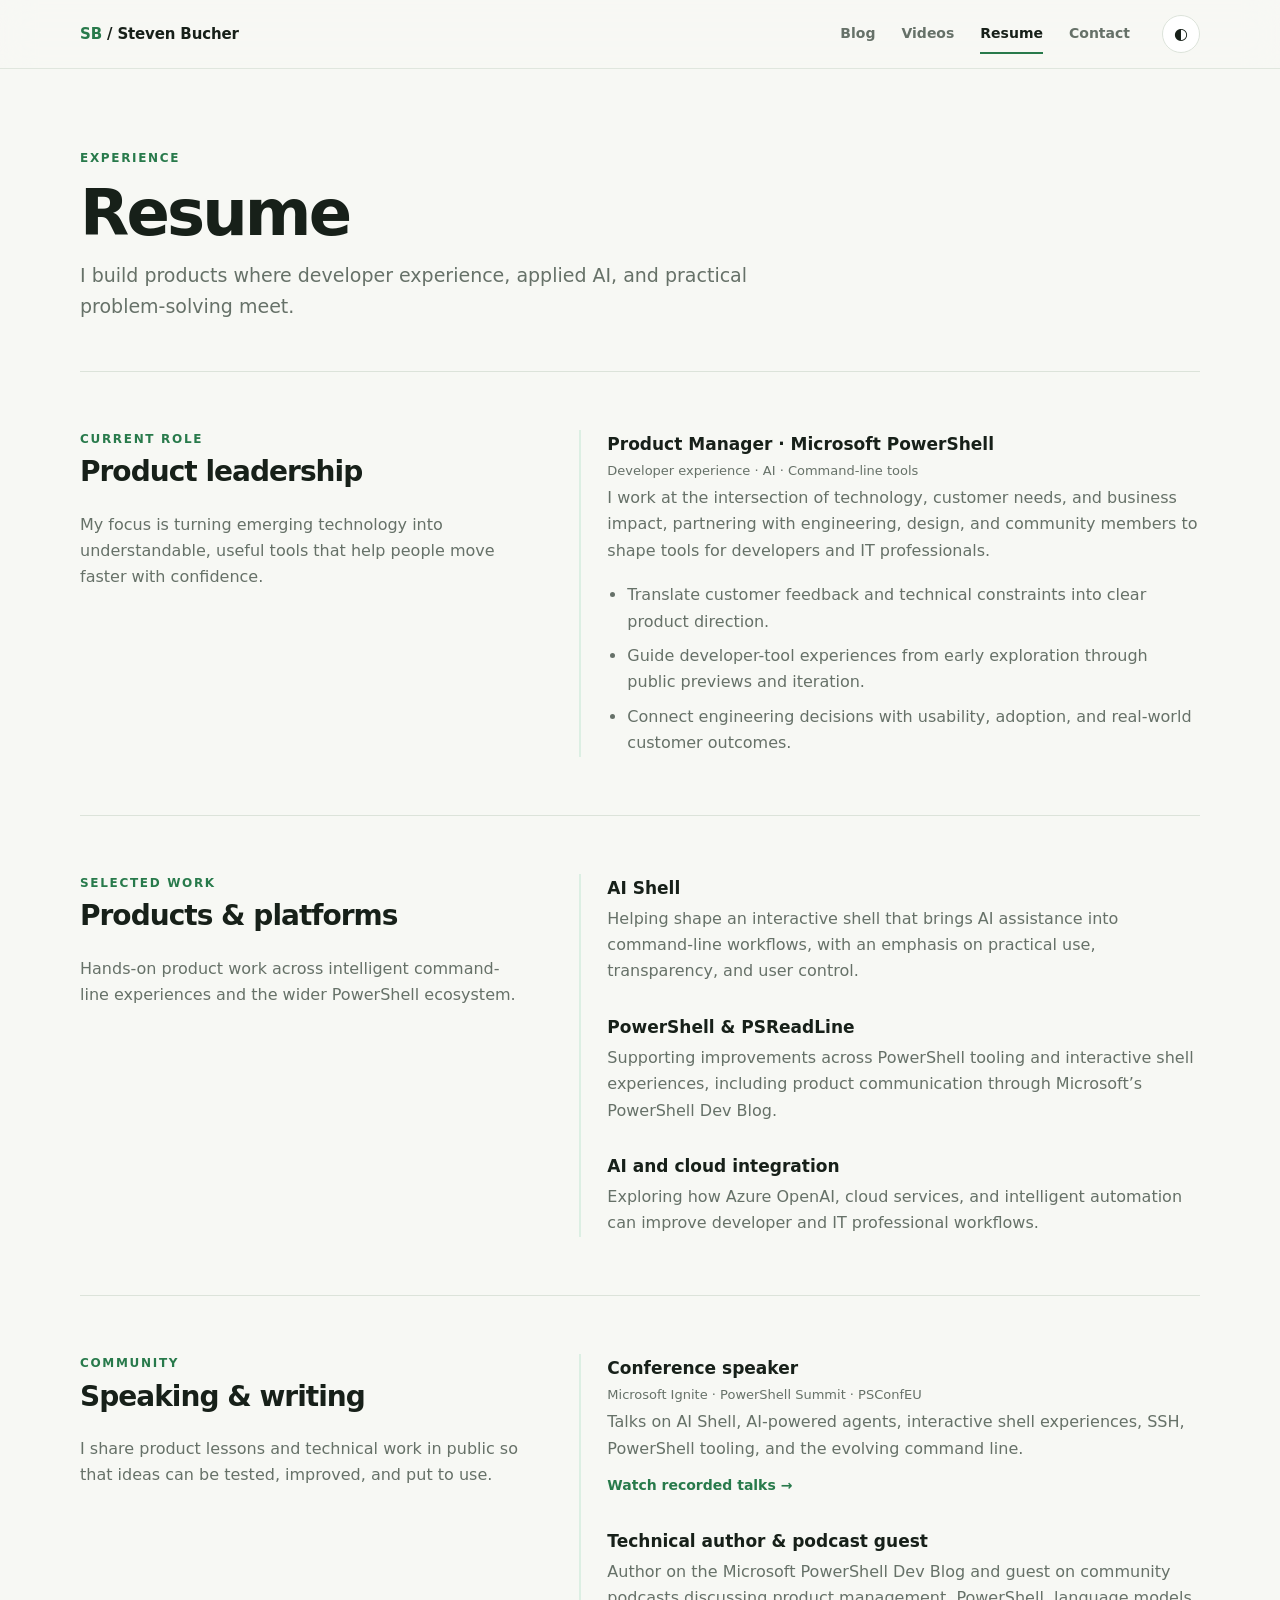
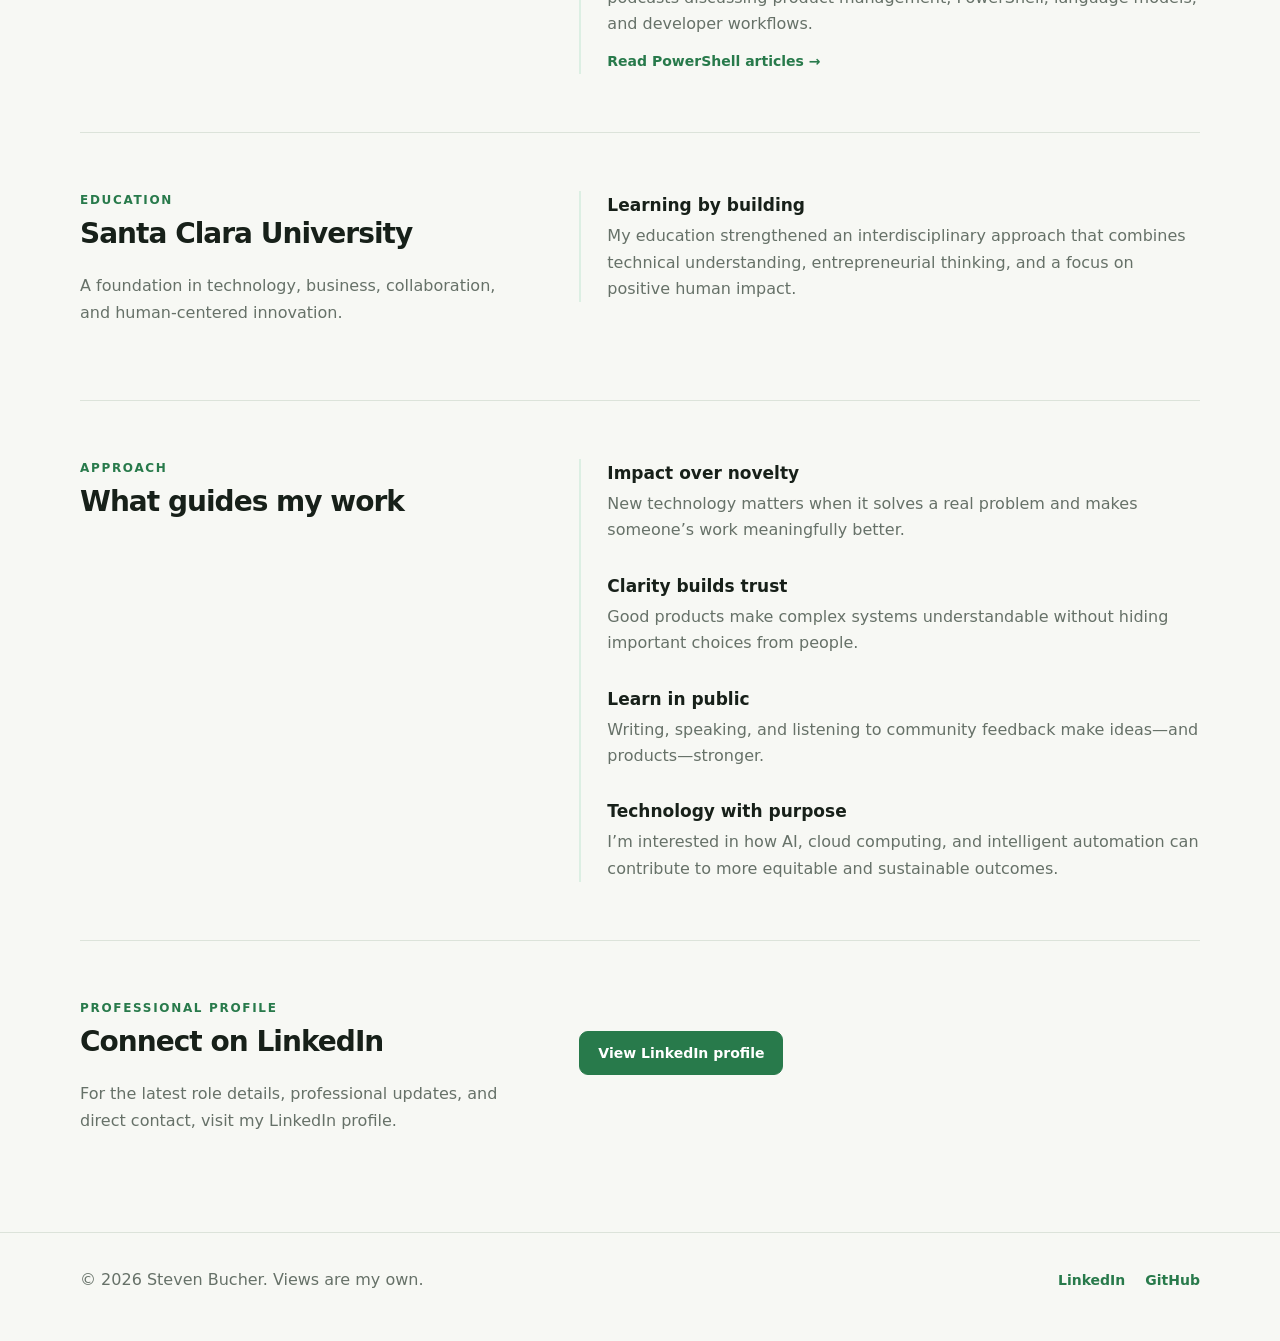
<file: about.html>
<!doctype html>
<html lang="en">
<head>
  <meta charset="utf-8">
  <meta http-equiv="refresh" content="0; url=resume.html">
  <link rel="canonical" href="resume.html">
  <title>Resume — Steven Bucher</title>
</head>
<body>
  <p><a href="resume.html">View resume</a></p>
</body>
</html>
</file>
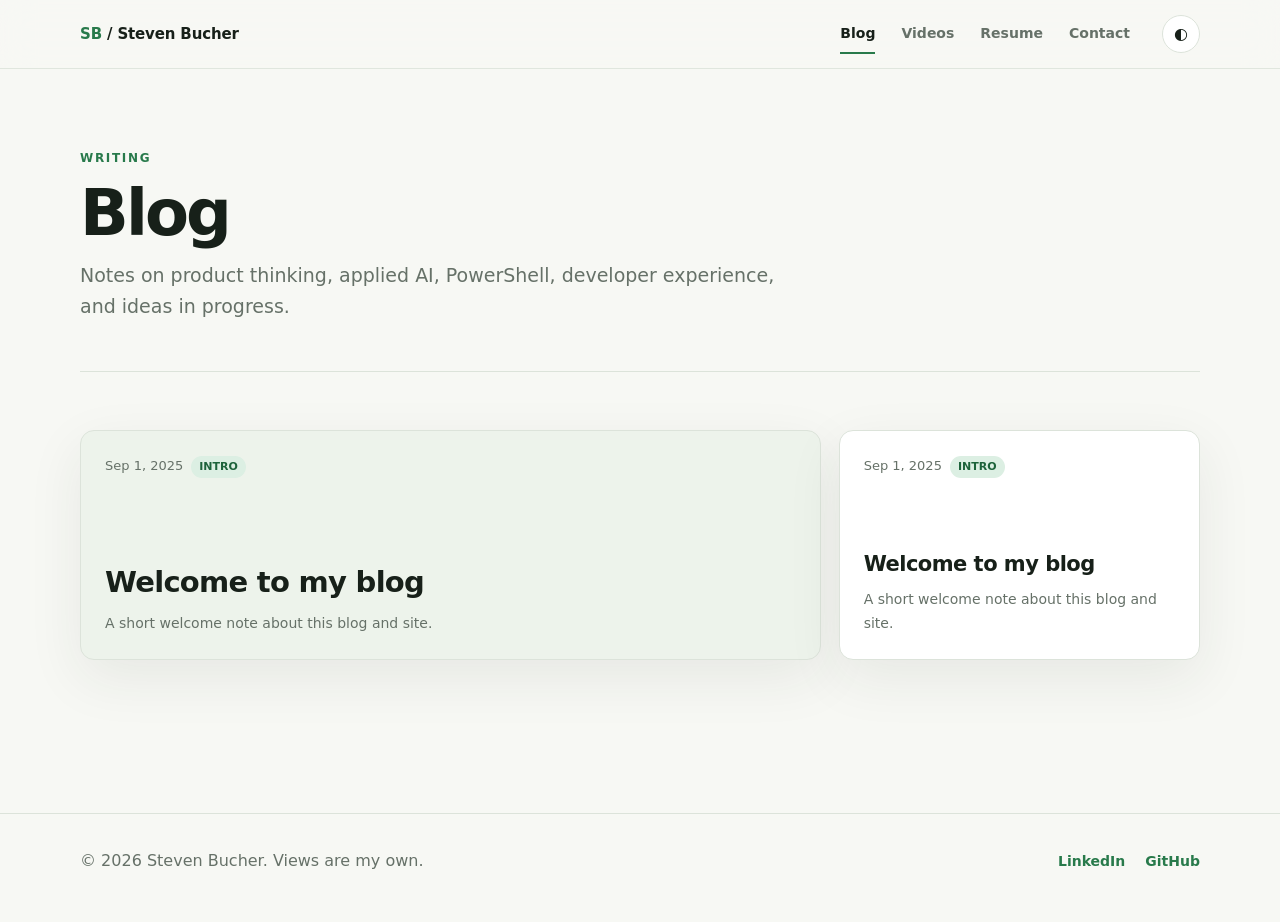
<file: blog.html>
<!doctype html>
<html lang="en">
<head>
  <meta charset="utf-8" />
  <meta name="viewport" content="width=device-width,initial-scale=1" />
  <meta name="description" content="Writing from Steven Bucher on product, AI, PowerShell, and developer tools.">
  <title>Blog — Steven Bucher</title>
  <link rel="stylesheet" href="styles.css" />
</head>
<body>
  <script src="site.js"></script>
  <main class="site-main" id="main-content">
    <section class="section page-intro">
      <div class="eyebrow">Writing</div>
      <h1>Blog</h1>
      <p>Notes on product thinking, applied AI, PowerShell, developer experience, and ideas in progress.</p>
    </section>
    <section class="section">
      <div id="postsList" class="posts-grid"></div>
    </section>
  </main>
  <script src="blog.js"></script>
</body>
</html>
</file>
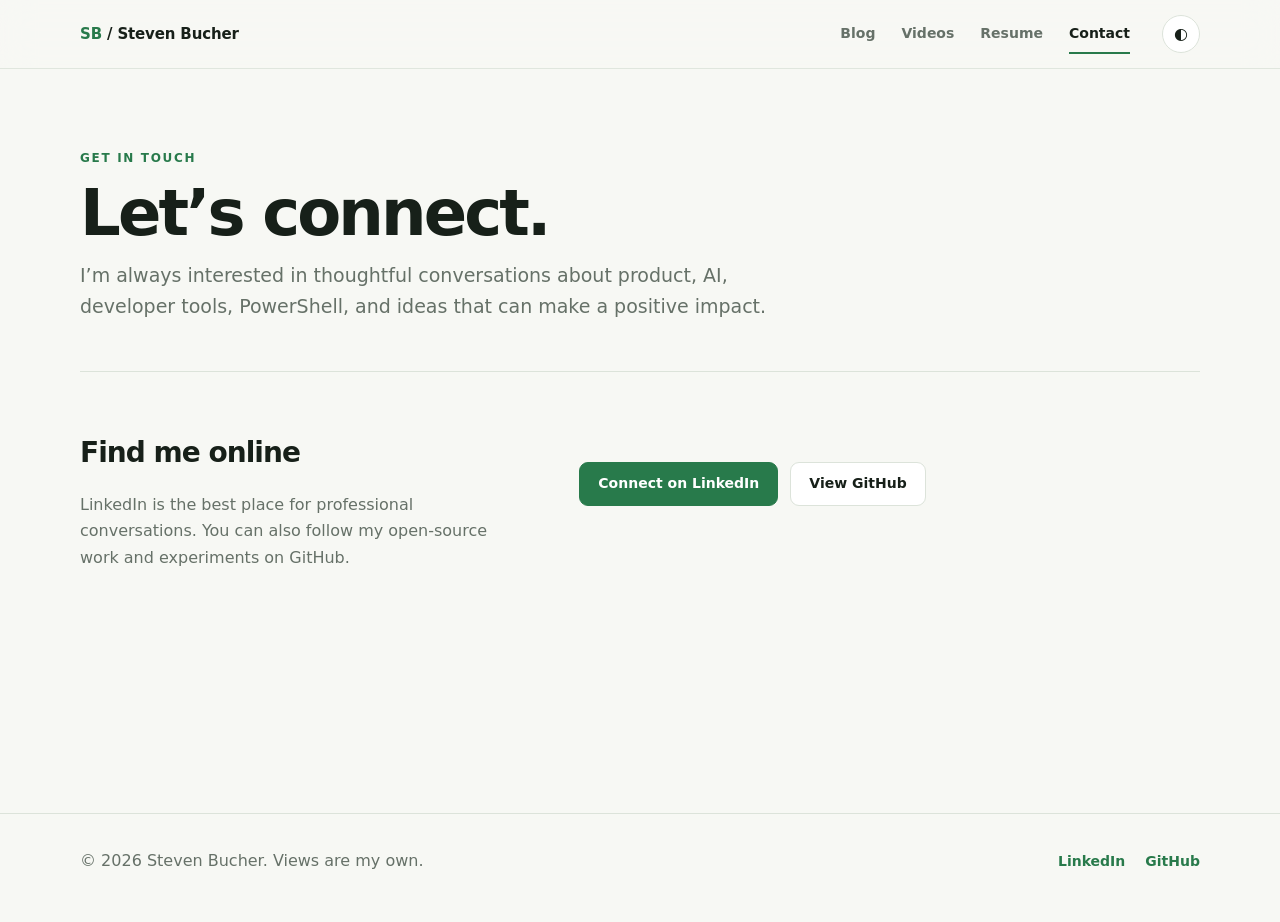
<file: contact.html>
<!doctype html>
<html lang="en">
<head>
  <meta charset="utf-8">
  <meta name="viewport" content="width=device-width,initial-scale=1">
  <meta name="description" content="Connect with Steven Bucher.">
  <title>Contact — Steven Bucher</title>
  <link rel="stylesheet" href="styles.css">
</head>
<body>
  <script src="site.js"></script>
  <main class="site-main" id="main-content">
    <section class="section page-intro">
      <div class="eyebrow">Get in touch</div>
      <h1>Let’s connect.</h1>
      <p>I’m always interested in thoughtful conversations about product, AI, developer tools, PowerShell, and ideas that can make a positive impact.</p>
    </section>

    <section class="section contact-layout">
      <div>
        <h2>Find me online</h2>
        <p>LinkedIn is the best place for professional conversations. You can also follow my open-source work and experiments on GitHub.</p>
      </div>
      <div class="contact-links">
        <a class="btn" href="https://www.linkedin.com/in/stevenabucher/" target="_blank" rel="noopener">Connect on LinkedIn</a>
        <a class="btn secondary" href="https://github.com/StevenBucher98" target="_blank" rel="noopener">View GitHub</a>
      </div>
    </section>
  </main>
</body>
</html>
</file>
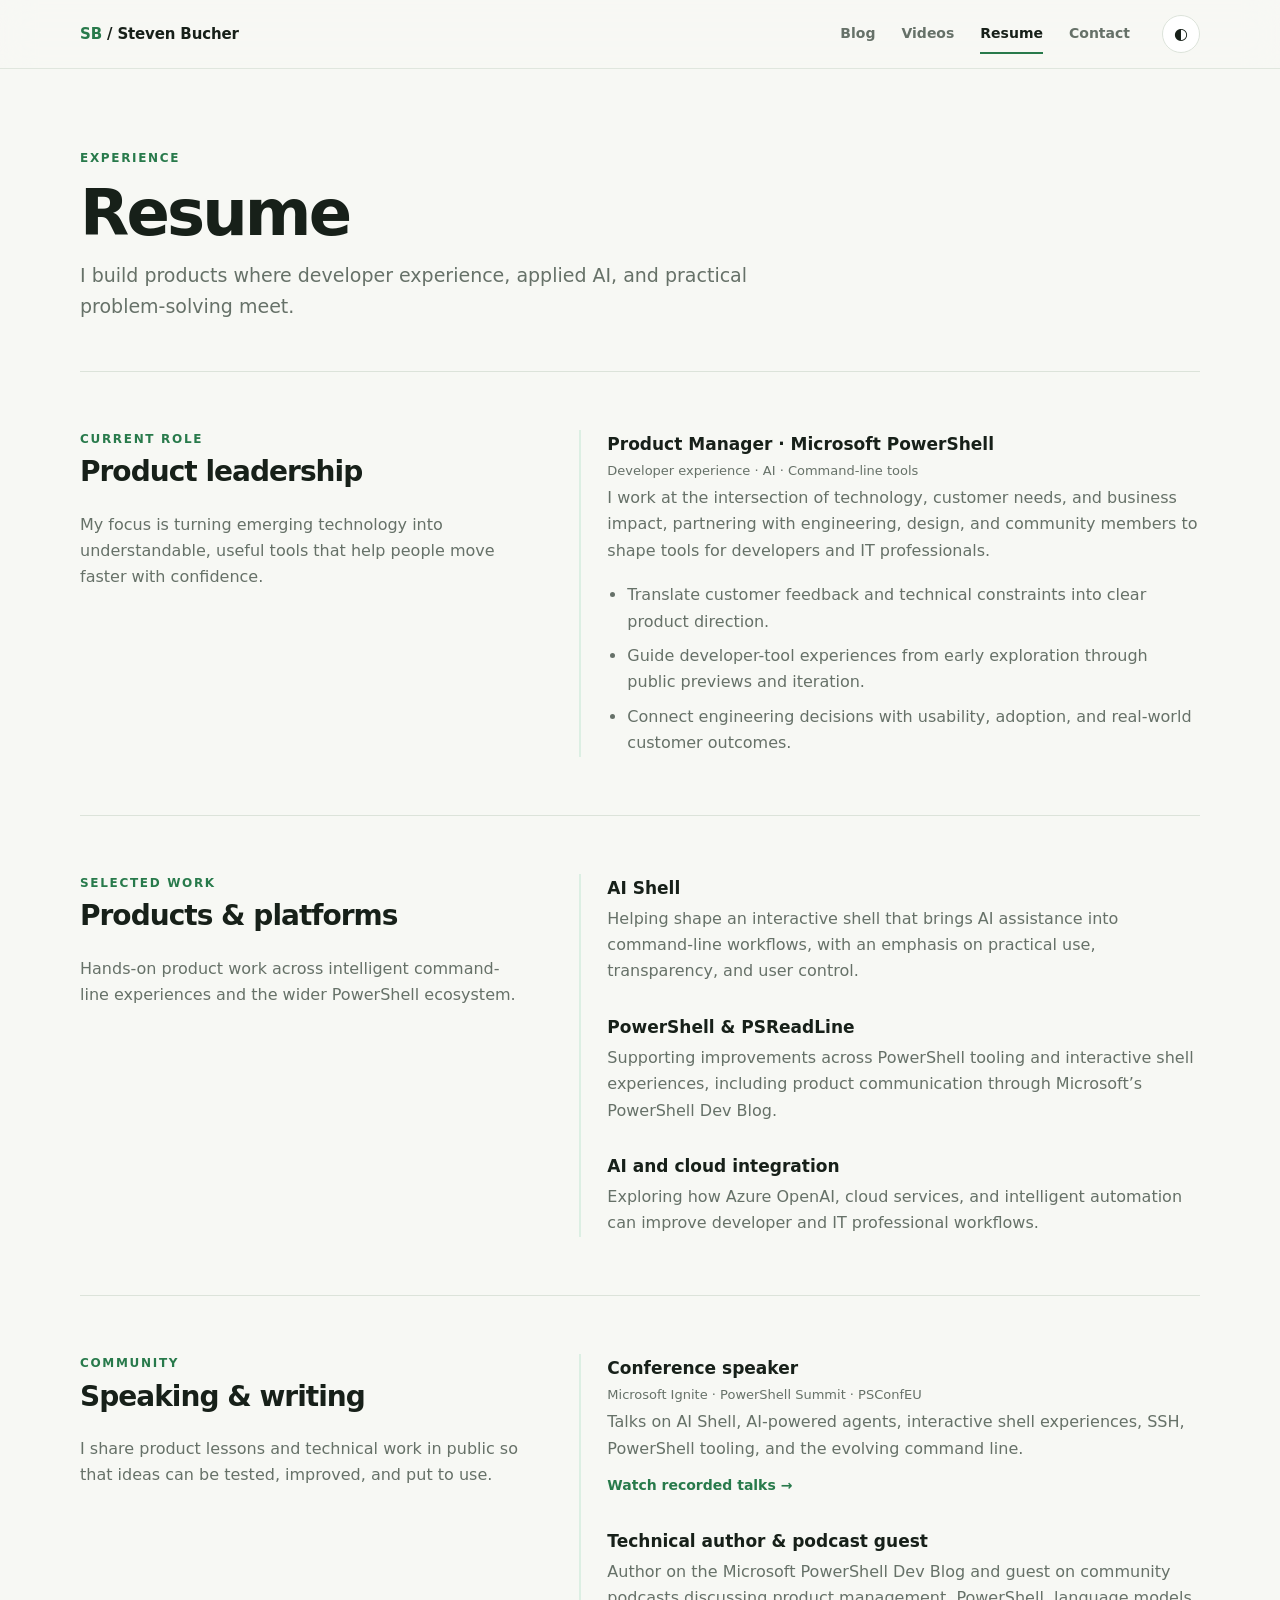
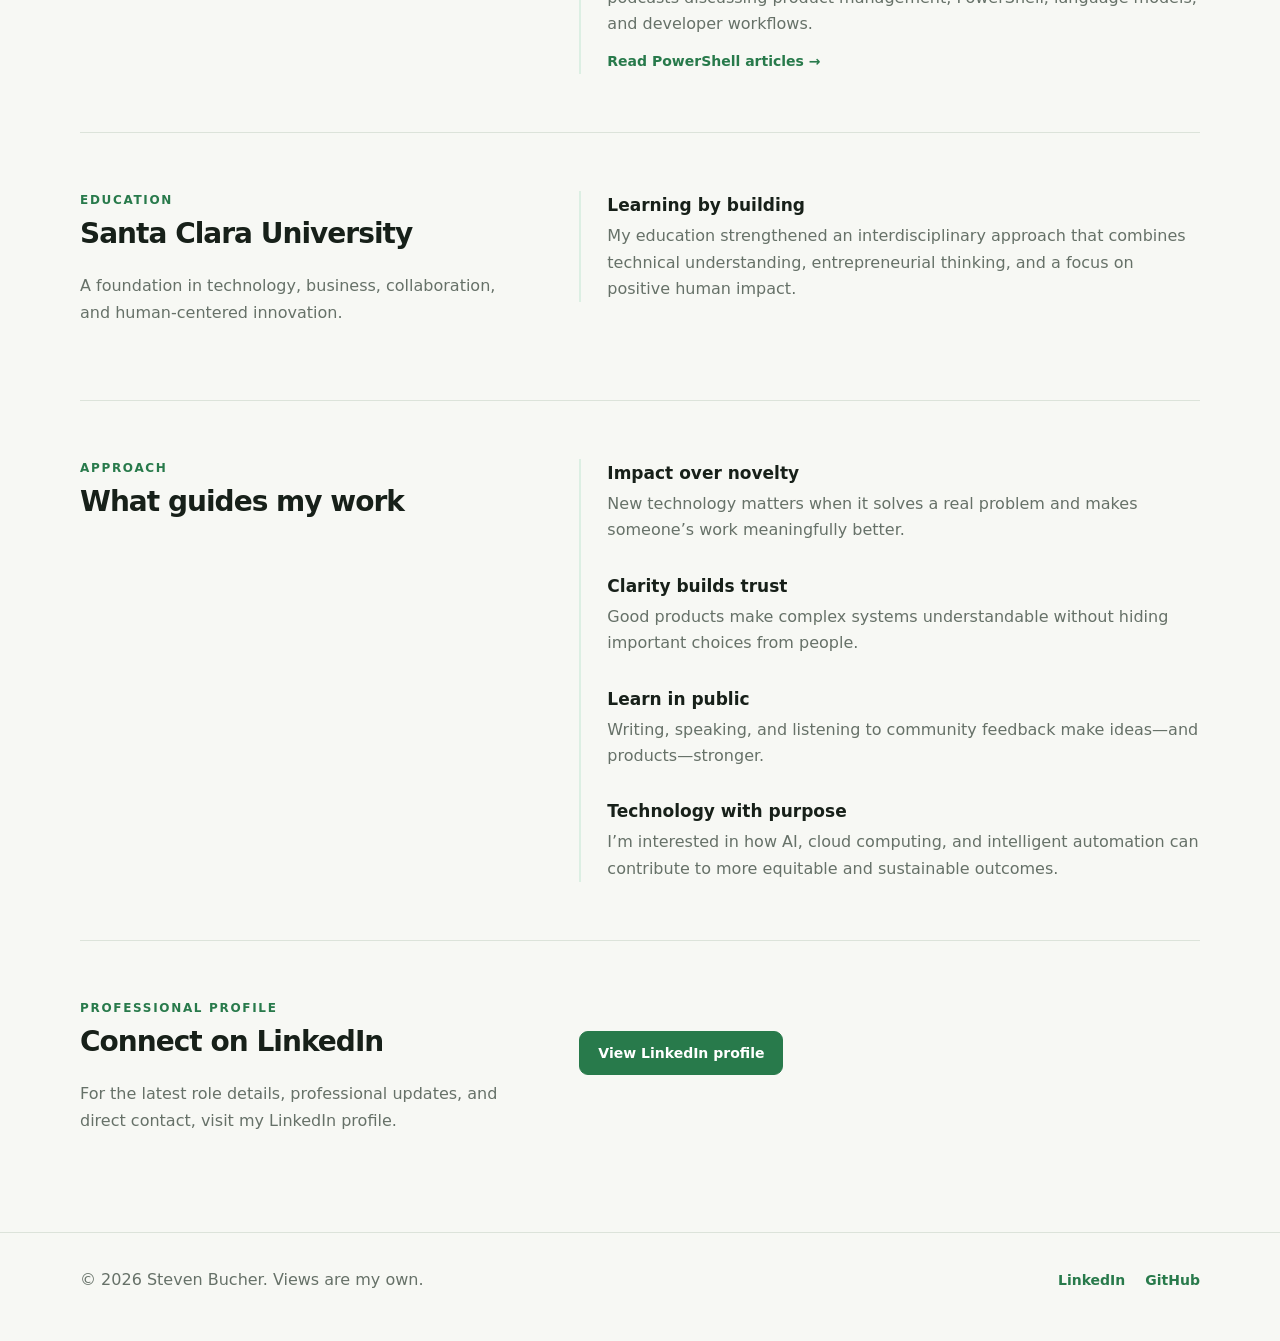
<file: resume.html>
<!doctype html>
<html lang="en">
<head>
  <meta charset="utf-8">
  <meta name="viewport" content="width=device-width,initial-scale=1">
  <meta name="description" content="Resume and professional background for Steven Bucher.">
  <title>Resume — Steven Bucher</title>
  <link rel="stylesheet" href="styles.css">
</head>
<body>
  <script src="site.js"></script>
  <main class="site-main" id="main-content">
    <section class="section page-intro">
      <div class="eyebrow">Experience</div>
      <h1>Resume</h1>
      <p>I build products where developer experience, applied AI, and practical problem-solving meet.</p>
    </section>

    <section class="section resume-layout">
      <div>
        <div class="eyebrow">Current role</div>
        <h2>Product leadership</h2>
        <p>My focus is turning emerging technology into understandable, useful tools that help people move faster with confidence.</p>
      </div>
      <div class="timeline">
        <article class="timeline-item">
          <h3>Product Manager · Microsoft PowerShell</h3>
          <div class="post-meta">Developer experience · AI · Command-line tools</div>
          <p>I work at the intersection of technology, customer needs, and business impact, partnering with engineering, design, and community members to shape tools for developers and IT professionals.</p>
          <ul class="detail-list">
            <li>Translate customer feedback and technical constraints into clear product direction.</li>
            <li>Guide developer-tool experiences from early exploration through public previews and iteration.</li>
            <li>Connect engineering decisions with usability, adoption, and real-world customer outcomes.</li>
          </ul>
        </article>
      </div>
    </section>

    <section class="section resume-layout">
      <div>
        <div class="eyebrow">Selected work</div>
        <h2>Products & platforms</h2>
        <p>Hands-on product work across intelligent command-line experiences and the wider PowerShell ecosystem.</p>
      </div>
      <div class="timeline">
        <article class="timeline-item">
          <h3>AI Shell</h3>
          <p>Helping shape an interactive shell that brings AI assistance into command-line workflows, with an emphasis on practical use, transparency, and user control.</p>
        </article>
        <article class="timeline-item">
          <h3>PowerShell & PSReadLine</h3>
          <p>Supporting improvements across PowerShell tooling and interactive shell experiences, including product communication through Microsoft’s PowerShell Dev Blog.</p>
        </article>
        <article class="timeline-item">
          <h3>AI and cloud integration</h3>
          <p>Exploring how Azure OpenAI, cloud services, and intelligent automation can improve developer and IT professional workflows.</p>
        </article>
      </div>
    </section>

    <section class="section resume-layout">
      <div>
        <div class="eyebrow">Community</div>
        <h2>Speaking & writing</h2>
        <p>I share product lessons and technical work in public so that ideas can be tested, improved, and put to use.</p>
      </div>
      <div class="timeline">
        <article class="timeline-item">
          <h3>Conference speaker</h3>
          <div class="post-meta">Microsoft Ignite · PowerShell Summit · PSConfEU</div>
          <p>Talks on AI Shell, AI-powered agents, interactive shell experiences, SSH, PowerShell tooling, and the evolving command line.</p>
          <a class="section-link" href="videos.html">Watch recorded talks →</a>
        </article>
        <article class="timeline-item">
          <h3>Technical author & podcast guest</h3>
          <p>Author on the Microsoft PowerShell Dev Blog and guest on community podcasts discussing product management, PowerShell, language models, and developer workflows.</p>
          <a class="section-link" href="https://devblogs.microsoft.com/powershell/author/stevenbucher/" target="_blank" rel="noopener">Read PowerShell articles →</a>
        </article>
      </div>
    </section>

    <section class="section resume-layout">
      <div>
        <div class="eyebrow">Education</div>
        <h2>Santa Clara University</h2>
        <p>A foundation in technology, business, collaboration, and human-centered innovation.</p>
      </div>
      <div class="timeline">
        <article class="timeline-item">
          <h3>Learning by building</h3>
          <p>My education strengthened an interdisciplinary approach that combines technical understanding, entrepreneurial thinking, and a focus on positive human impact.</p>
        </article>
      </div>
    </section>

    <section class="section resume-layout">
      <div>
        <div class="eyebrow">Approach</div>
        <h2>What guides my work</h2>
      </div>
      <div class="timeline">
        <article class="timeline-item">
          <h3>Impact over novelty</h3>
          <p>New technology matters when it solves a real problem and makes someone’s work meaningfully better.</p>
        </article>
        <article class="timeline-item">
          <h3>Clarity builds trust</h3>
          <p>Good products make complex systems understandable without hiding important choices from people.</p>
        </article>
        <article class="timeline-item">
          <h3>Learn in public</h3>
          <p>Writing, speaking, and listening to community feedback make ideas—and products—stronger.</p>
        </article>
        <article class="timeline-item">
          <h3>Technology with purpose</h3>
          <p>I’m interested in how AI, cloud computing, and intelligent automation can contribute to more equitable and sustainable outcomes.</p>
        </article>
      </div>
    </section>

    <section class="section contact-layout">
      <div>
        <div class="eyebrow">Professional profile</div>
        <h2>Connect on LinkedIn</h2>
        <p>For the latest role details, professional updates, and direct contact, visit my LinkedIn profile.</p>
      </div>
      <div class="contact-links">
        <a class="btn" href="https://www.linkedin.com/in/stevenabucher/" target="_blank" rel="noopener">View LinkedIn profile</a>
      </div>
    </section>
  </main>
</body>
</html>
</file>
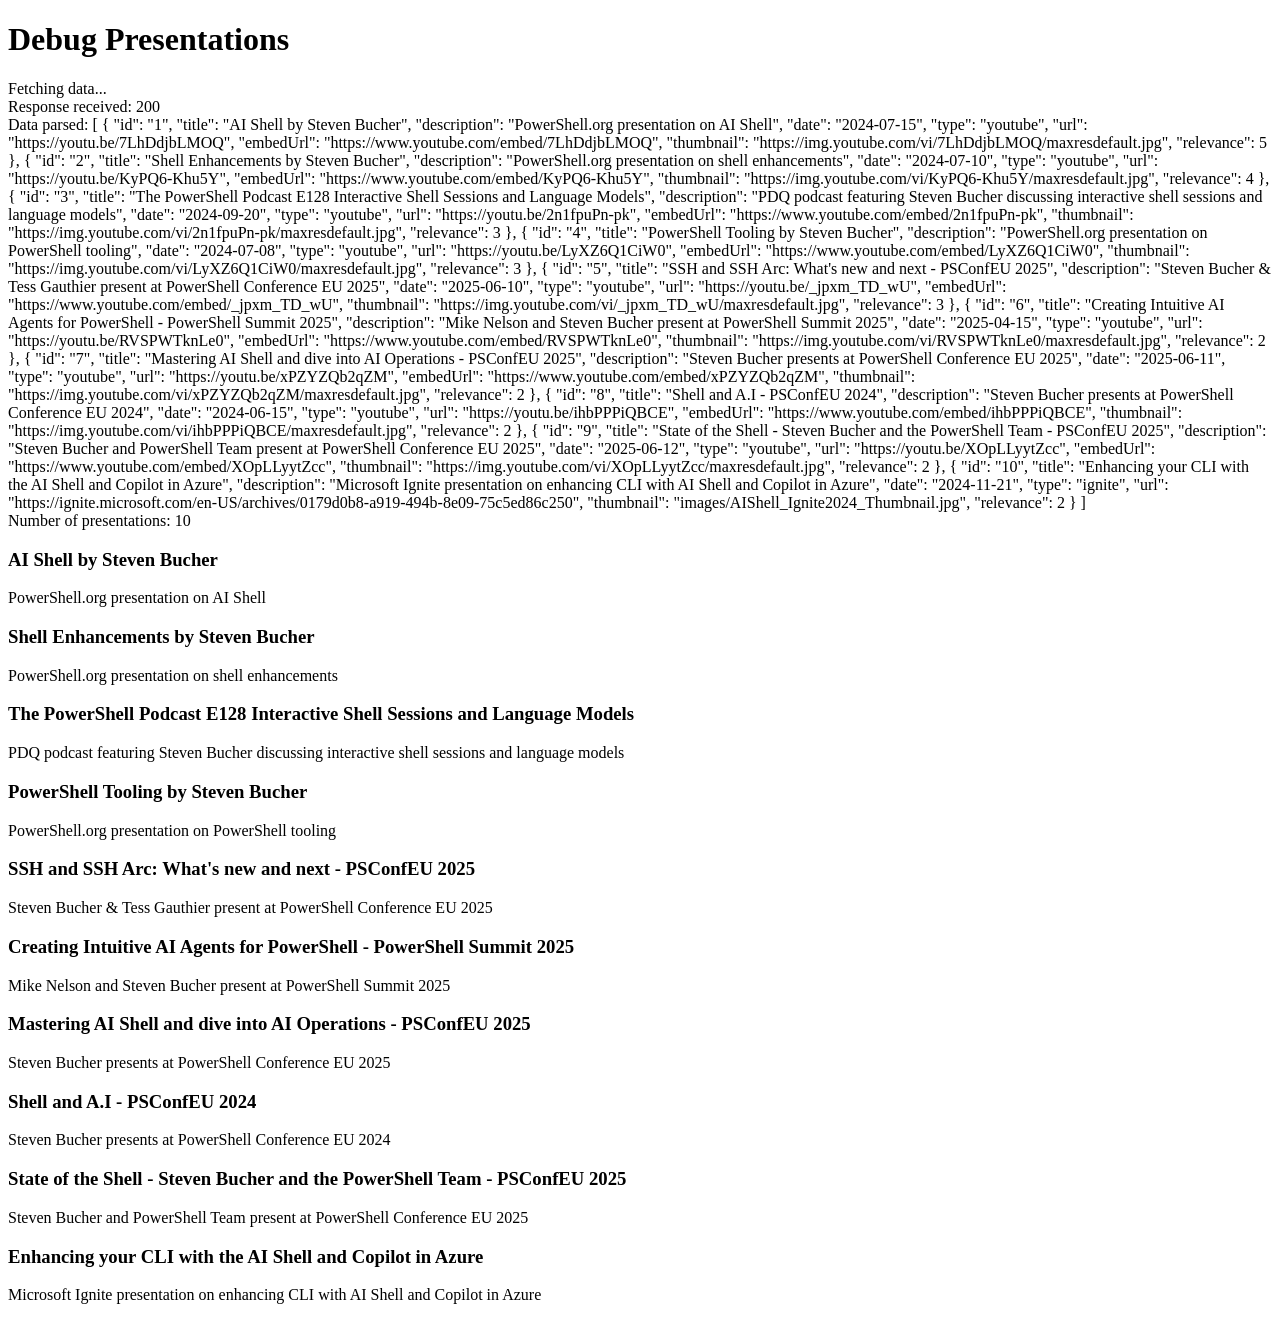
<file: test-presentations.html>
<!doctype html>
<html lang="en">
<head>
  <meta charset="utf-8">
  <title>Test Presentations</title>
</head>
<body>
  <h1>Debug Presentations</h1>
  <div id="debug"></div>
  <div id="presentations-container"></div>
  
  <script>
    async function test() {
      const debug = document.getElementById('debug');
      try {
        debug.innerHTML = 'Fetching data...<br>';
        const response = await fetch('data/presentations.json');
        debug.innerHTML += 'Response received: ' + response.status + '<br>';
        const data = await response.json();
        debug.innerHTML += 'Data parsed: ' + JSON.stringify(data, null, 2) + '<br>';
        debug.innerHTML += 'Number of presentations: ' + data.length + '<br>';
        
        // Try to render
        const container = document.getElementById('presentations-container');
        data.forEach(p => {
          const div = document.createElement('div');
          div.innerHTML = '<h3>' + p.title + '</h3><p>' + p.description + '</p>';
          container.appendChild(div);
        });
      } catch (error) {
        debug.innerHTML += 'Error: ' + error.message + '<br>';
      }
    }
    
    test();
  </script>
</body>
</html>
</file>
<file: styles.css>
:root {
  color-scheme: light;
  --bg: #f7f8f4;
  --surface: #ffffff;
  --surface-soft: #edf3eb;
  --text: #172019;
  --muted: #667168;
  --line: #dce3da;
  --accent: #287a4b;
  --accent-strong: #1d633b;
  --accent-soft: #dcefe3;
  --shadow: 0 18px 55px rgba(33, 57, 41, 0.08);
  --content: 1120px;
  --reading: 740px;
}

[data-theme="dark"] {
  color-scheme: dark;
  --bg: #101411;
  --surface: #171d19;
  --surface-soft: #1d2921;
  --text: #edf3ee;
  --muted: #a1ada4;
  --line: #2a352d;
  --accent: #72d095;
  --accent-strong: #91e1ac;
  --accent-soft: #1c3a28;
  --shadow: 0 18px 55px rgba(0, 0, 0, 0.28);
}

* {
  box-sizing: border-box;
}

html {
  scroll-behavior: smooth;
}

body {
  margin: 0;
  background: var(--bg);
  color: var(--text);
  font: 16px/1.65 Inter, ui-sans-serif, system-ui, -apple-system, BlinkMacSystemFont, "Segoe UI", sans-serif;
  transition: background-color 180ms ease, color 180ms ease;
}

a {
  color: inherit;
}

button,
input,
textarea {
  font: inherit;
}

img {
  display: block;
  max-width: 100%;
}

.shell,
.section {
  width: min(var(--content), calc(100% - 40px));
  margin-inline: auto;
}

.site-header {
  position: sticky;
  top: 0;
  z-index: 100;
  border-bottom: 1px solid color-mix(in srgb, var(--line) 84%, transparent);
  background: color-mix(in srgb, var(--bg) 88%, transparent);
  backdrop-filter: blur(16px);
}

.site-header .nav {
  min-height: 68px;
  display: flex;
  align-items: center;
  gap: 32px;
}

.brand {
  margin-right: auto;
  font-size: 15px;
  font-weight: 800;
  letter-spacing: -0.01em;
  text-decoration: none;
}

.brand-mark {
  color: var(--accent);
}

.nav-links {
  display: flex;
  align-items: center;
  gap: 26px;
}

.nav-links a {
  padding: 8px 0;
  color: var(--muted);
  font-size: 14px;
  font-weight: 650;
  text-decoration: none;
}

.nav-links a:hover,
.nav-links a.active {
  color: var(--text);
}

.nav-links a.active {
  box-shadow: inset 0 -2px var(--accent);
}

.theme-toggle {
  width: 38px;
  height: 38px;
  display: grid;
  place-items: center;
  flex: 0 0 auto;
  border: 1px solid var(--line);
  border-radius: 50%;
  background: var(--surface);
  color: var(--text);
  cursor: pointer;
}

.theme-toggle:hover {
  border-color: var(--accent);
  color: var(--accent);
}

.site-main {
  min-height: calc(100vh - 180px);
}

.hero {
  width: min(var(--content), calc(100% - 40px));
  margin-inline: auto;
  padding: 96px 0 88px;
}

.hero-inner {
  max-width: 850px;
}

.eyebrow {
  color: var(--accent);
  font-size: 12px;
  font-weight: 800;
  letter-spacing: 0.14em;
  text-transform: uppercase;
}

.hero-title {
  margin: 18px 0 22px;
  font-size: clamp(48px, 7vw, 80px);
  line-height: 1.02;
  letter-spacing: -0.055em;
}

.hero-description {
  max-width: 720px;
  margin: 0;
  color: var(--muted);
  font-size: clamp(18px, 2vw, 22px);
  line-height: 1.55;
}

.hero-actions,
.contact-links {
  display: flex;
  flex-wrap: wrap;
  gap: 12px;
  margin-top: 32px;
}

.btn {
  display: inline-flex;
  align-items: center;
  justify-content: center;
  min-height: 44px;
  padding: 0 18px;
  border: 1px solid var(--accent);
  border-radius: 9px;
  background: var(--accent);
  color: #fff;
  font-size: 14px;
  font-weight: 750;
  text-decoration: none;
  transition: transform 160ms ease, background-color 160ms ease;
}

.btn:hover {
  background: var(--accent-strong);
  transform: translateY(-1px);
}

[data-theme="dark"] .btn {
  color: #0b1c10;
}

.btn.secondary,
.btn.outline {
  border-color: var(--line);
  background: var(--surface);
  color: var(--text);
}

.btn.secondary:hover,
.btn.outline:hover {
  border-color: var(--accent);
  color: var(--accent);
}

.section {
  padding: 58px 0;
  border-top: 1px solid var(--line);
}

.page-intro {
  padding-top: 80px;
  padding-bottom: 48px;
  border-top: 0;
}

.page-intro h1,
.section h1 {
  margin: 10px 0 12px;
  font-size: clamp(40px, 6vw, 64px);
  line-height: 1.08;
  letter-spacing: -0.045em;
}

.page-intro p,
.lead-text {
  max-width: 720px;
  margin: 0;
  color: var(--muted);
  font-size: 19px;
}

.section-header {
  display: flex;
  align-items: baseline;
  justify-content: space-between;
  gap: 20px;
  margin-bottom: 28px;
}

.section-header h2,
.section h2 {
  margin: 0;
  font-size: 28px;
  letter-spacing: -0.035em;
}

.section-link {
  color: var(--accent);
  font-size: 14px;
  font-weight: 750;
  text-decoration: none;
}

.section-link:hover {
  text-decoration: underline;
}

.posts-grid {
  display: grid;
  grid-template-columns: repeat(3, minmax(0, 1fr));
  gap: 18px;
}

.post-card {
  min-height: 230px;
  display: flex;
  flex-direction: column;
  padding: 24px;
  border: 1px solid var(--line);
  border-radius: 14px;
  background: var(--surface);
  box-shadow: var(--shadow);
}

.post-card:first-child {
  grid-column: span 2;
  background: var(--surface-soft);
}

.post-card h2,
.post-card h3 {
  margin: auto 0 10px;
  font-size: 21px;
  line-height: 1.3;
  letter-spacing: -0.025em;
}

.post-card:first-child h2,
.post-card:first-child h3 {
  font-size: 29px;
}

.post-card h2 a,
.post-card h3 a {
  text-decoration: none;
}

.post-card h2 a:hover,
.post-card h3 a:hover {
  color: var(--accent);
}

.post-card p {
  margin: 0;
  color: var(--muted);
  font-size: 14px;
}

.post-meta,
.muted,
time {
  color: var(--muted);
}

.post-meta {
  font-size: 13px;
}

.tag {
  display: inline-block;
  margin-left: 8px;
  padding: 2px 8px;
  border-radius: 999px;
  background: var(--accent-soft);
  color: var(--accent-strong);
  font-size: 11px;
  font-weight: 750;
  text-transform: uppercase;
}

.featured-video {
  display: grid;
  grid-template-columns: 1.35fr 1fr;
  overflow: hidden;
  border: 1px solid var(--line);
  border-radius: 16px;
  background: var(--surface);
  box-shadow: var(--shadow);
}

.featured-video-media {
  position: relative;
  min-height: 320px;
  background: var(--surface-soft);
}

.featured-video-media img {
  width: 100%;
  height: 100%;
  object-fit: cover;
}

.play-icon {
  position: absolute;
  inset: 50% auto auto 50%;
  width: 68px;
  height: 68px;
  display: grid;
  place-items: center;
  padding-left: 4px;
  border-radius: 50%;
  background: rgba(255, 255, 255, 0.94);
  color: #1e6d40;
  font-size: 22px;
  transform: translate(-50%, -50%);
}

.featured-video-copy {
  align-self: center;
  padding: 36px;
}

.featured-video-copy h3 {
  margin: 10px 0 14px;
  font-size: 28px;
  line-height: 1.25;
  letter-spacing: -0.03em;
}

.featured-video-copy p {
  margin: 0;
  color: var(--muted);
}

.resume-preview,
.resume-layout,
.contact-layout {
  display: grid;
  grid-template-columns: 1fr 1.4fr;
  gap: 56px;
  align-items: start;
}

.resume-preview p,
.resume-layout p,
.contact-layout p {
  color: var(--muted);
}

.timeline {
  padding-left: 26px;
  border-left: 2px solid var(--accent-soft);
}

.timeline-item + .timeline-item {
  margin-top: 28px;
}

.timeline-item h3 {
  margin: 0 0 2px;
  font-size: 17px;
}

.timeline-item p {
  margin: 4px 0 0;
}

.detail-list {
  margin: 18px 0 0;
  padding-left: 20px;
  color: var(--muted);
}

.detail-list li + li {
  margin-top: 8px;
}

.timeline-item .section-link {
  display: inline-block;
  margin-top: 12px;
}

.videos-grid {
  display: grid;
  grid-template-columns: repeat(2, minmax(0, 1fr));
  gap: 22px;
}

.video-card {
  overflow: hidden;
  border: 1px solid var(--line);
  border-radius: 14px;
  background: var(--surface);
  box-shadow: var(--shadow);
}

.video-thumbnail,
.presentation-embed {
  position: relative;
  aspect-ratio: 16 / 9;
  overflow: hidden;
  background: var(--surface-soft);
}

.video-thumbnail img,
.presentation-embed iframe {
  width: 100%;
  height: 100%;
  border: 0;
  object-fit: cover;
}

.video-thumbnail .play-icon {
  width: 54px;
  height: 54px;
  font-size: 18px;
}

.video-info,
.presentation-info {
  padding: 22px;
}

.video-info h2,
.video-info h3,
.presentation-info h3 {
  margin: 8px 0;
  font-size: 19px;
  line-height: 1.35;
}

.video-info h2 a,
.video-info h3 a,
.presentation-info h3 a {
  text-decoration: none;
}

.video-info h2 a:hover,
.video-info h3 a:hover,
.presentation-info h3 a:hover {
  color: var(--accent);
}

.video-info p,
.presentation-info p {
  margin: 8px 0 0;
  color: var(--muted);
  font-size: 14px;
}

.video-count {
  margin: -22px 0 28px;
  color: var(--muted);
  font-size: 14px;
}

.article {
  width: min(var(--reading), calc(100% - 40px));
  margin: 0 auto;
  padding: 76px 0;
}

.article-card {
  padding: clamp(24px, 6vw, 58px);
  border: 1px solid var(--line);
  border-radius: 16px;
  background: var(--surface);
}

.article-card h1 {
  margin: 12px 0;
  font-size: clamp(38px, 6vw, 58px);
  line-height: 1.08;
  letter-spacing: -0.045em;
}

.post-body {
  margin-top: 38px;
  font-size: 18px;
  line-height: 1.8;
}

.post-body h2,
.post-body h3 {
  margin-top: 2em;
  line-height: 1.25;
}

.post-body a {
  color: var(--accent);
}

.post-body pre {
  overflow-x: auto;
  padding: 18px;
  border-radius: 10px;
  background: var(--surface-soft);
}

.site-footer {
  margin-top: 24px;
  padding: 34px 0 48px;
  border-top: 1px solid var(--line);
  color: var(--muted);
}

.footer-inner {
  display: flex;
  align-items: center;
  justify-content: space-between;
  gap: 20px;
}

.footer-inner p {
  margin: 0;
}

.footer-links {
  display: flex;
  gap: 20px;
}

.footer-links a {
  color: var(--accent);
  font-size: 14px;
  font-weight: 700;
  text-decoration: none;
}

.footer-links a:hover {
  text-decoration: underline;
}

.skip-link {
  position: fixed;
  top: 8px;
  left: 8px;
  z-index: 1000;
  padding: 8px 12px;
  border-radius: 6px;
  background: var(--accent);
  color: #fff;
  transform: translateY(-150%);
}

.skip-link:focus {
  transform: translateY(0);
}

@media (max-width: 800px) {
  .shell,
  .section,
  .hero,
  .article {
    width: min(100% - 28px, var(--content));
  }

  .site-header .nav {
    gap: 16px;
  }

  .brand {
    display: none;
  }

  .nav-links {
    gap: 15px;
    overflow-x: auto;
  }

  .nav-links a {
    font-size: 13px;
  }

  .theme-toggle {
    margin-left: auto;
  }

  .hero {
    padding: 68px 0 62px;
  }

  .page-intro {
    padding-top: 56px;
  }

  .posts-grid,
  .videos-grid,
  .featured-video,
  .resume-preview,
  .resume-layout,
  .contact-layout {
    grid-template-columns: 1fr;
  }

  .post-card:first-child {
    grid-column: auto;
  }

  .featured-video-media {
    min-height: 230px;
  }

  .featured-video-copy {
    padding: 25px;
  }

  .footer-inner {
    align-items: flex-start;
    flex-direction: column;
  }
}

@media (prefers-reduced-motion: reduce) {
  html {
    scroll-behavior: auto;
  }

  *,
  *::before,
  *::after {
    transition-duration: 0.01ms !important;
  }
}
</file>
